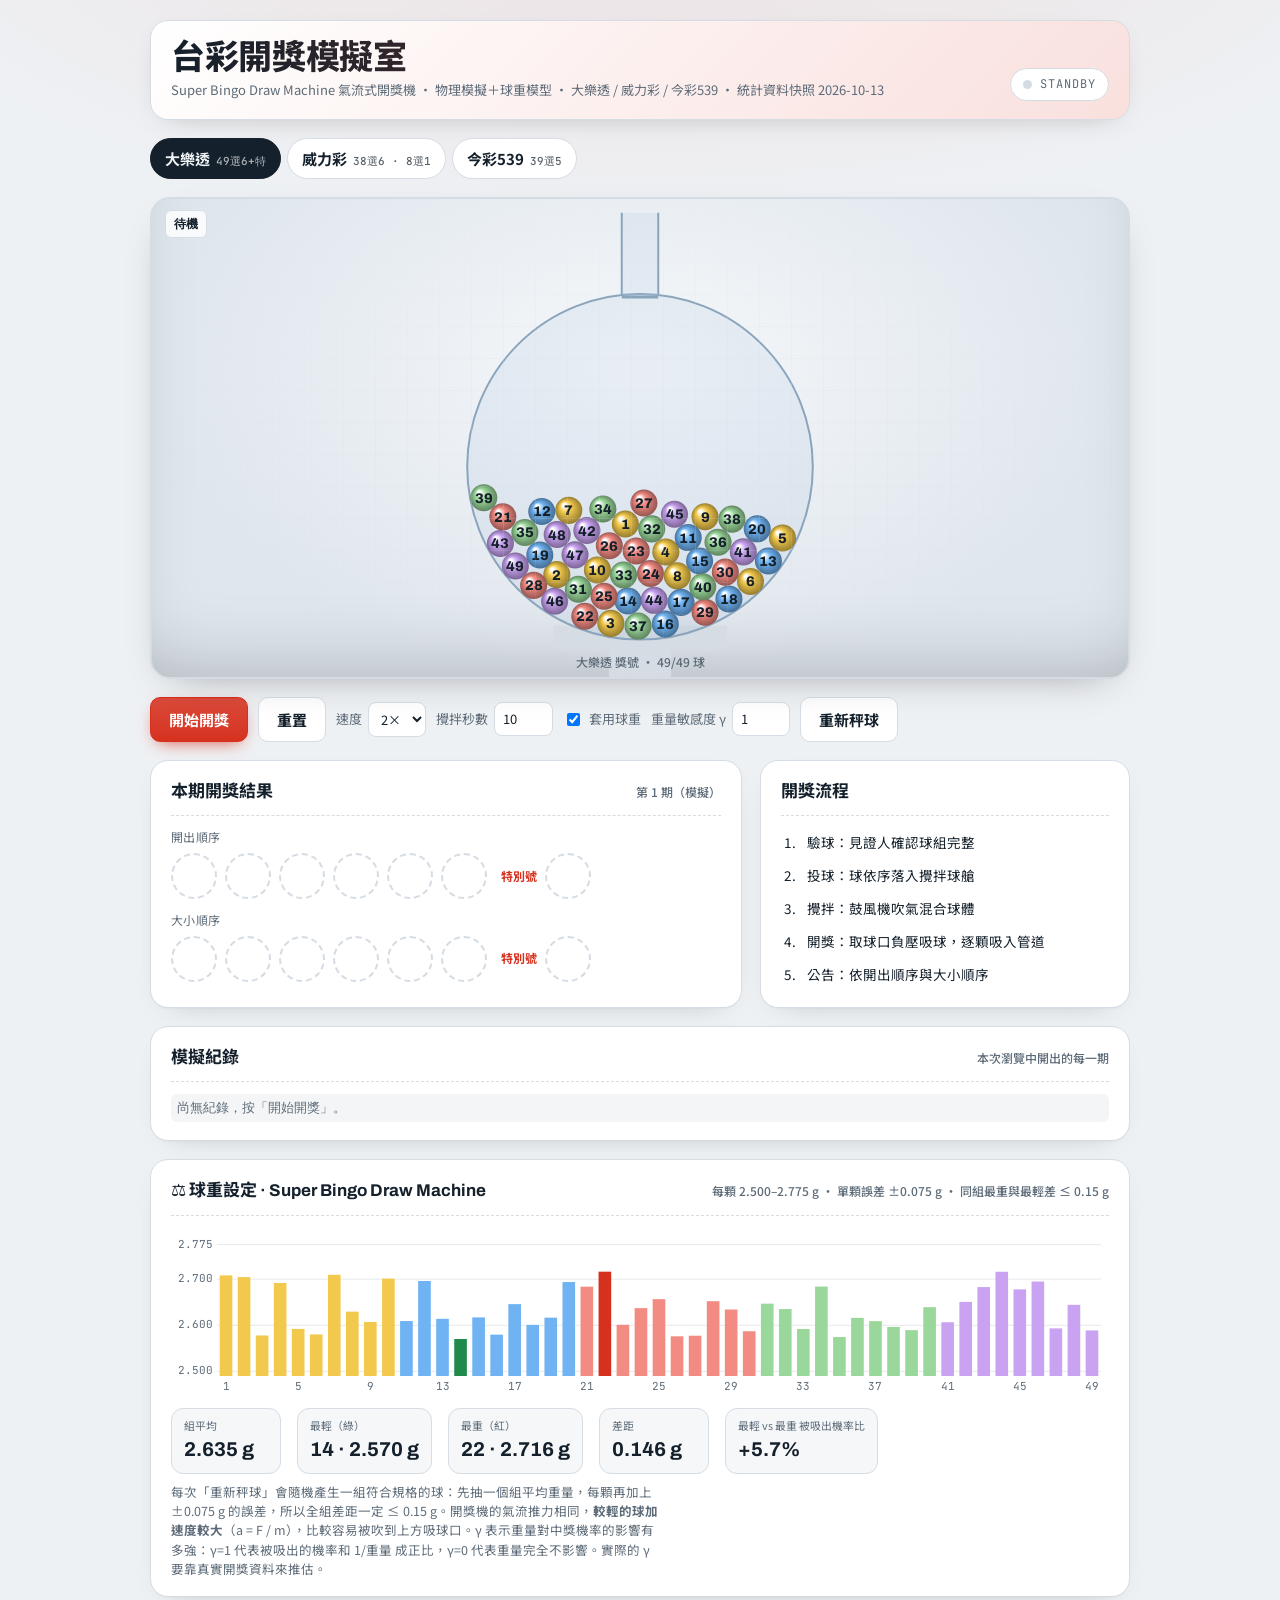
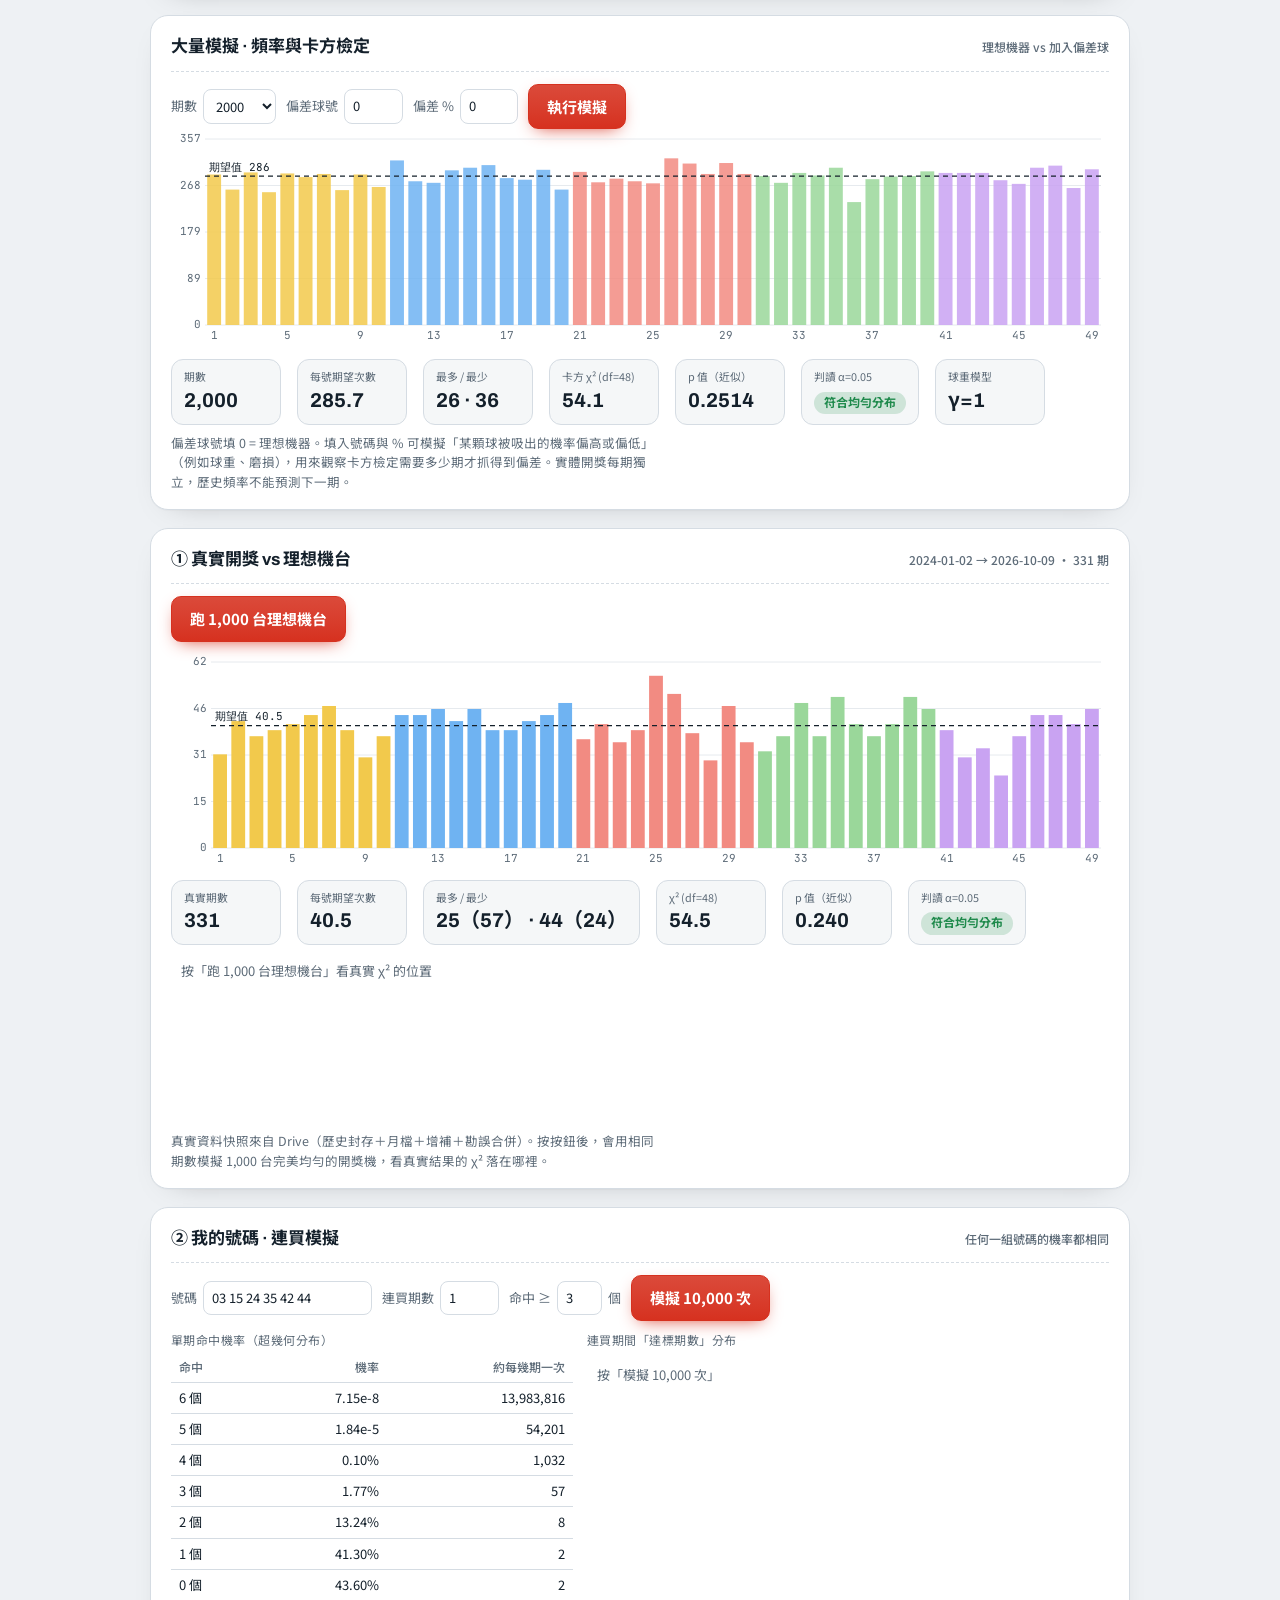
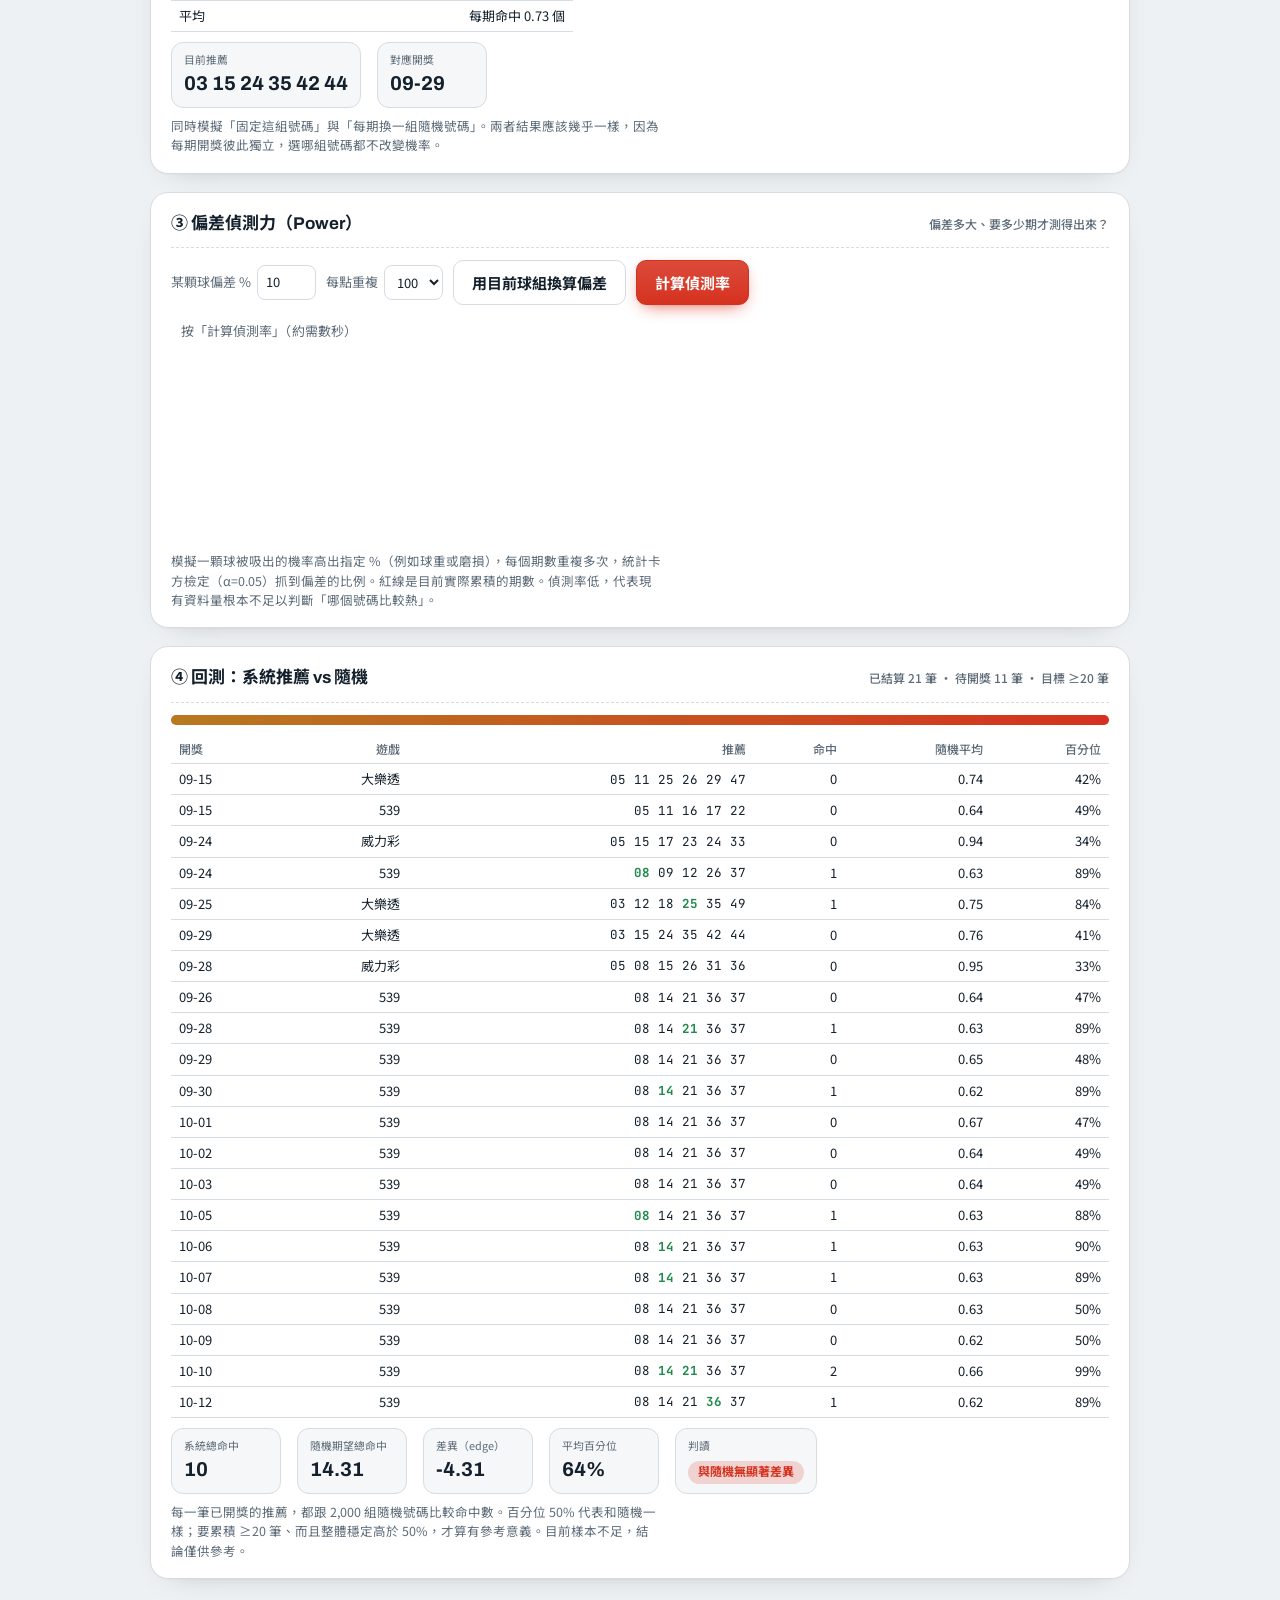
<file: simulator/index.html>
<!doctype html><html><head><meta charset=utf8><meta name=viewport content="width=device-width,initial-scale=1,viewport-fit=cover"><style>:root{color-scheme:light;box-sizing:border-box;padding-top:env(safe-area-inset-top,0px);padding-bottom:env(safe-area-inset-bottom,0px)}html{scroll-padding-top:env(safe-area-inset-top,0px)}body{margin:0;padding:0;font:14px -apple-system,BlinkMacSystemFont,sans-serif;background:#faf9f5;color:#141413}img{max-width:100%}[hidden]:not([hidden=until-found i]){display:none!important}</style></head><body>
<title>台彩開獎模擬室</title>
<link rel="preconnect" href="https://fonts.googleapis.com">
<link rel="stylesheet" href="https://fonts.googleapis.com/css2?family=Archivo:wght@500;700;800&family=Noto+Sans+TC:wght@400;500;700&family=JetBrains+Mono:wght@500&display=swap">
<style>
/* Layout: broadcast control-room — machine stage on top, result tray, then a stats bench. */
:root{
  --bg:#eef1f4; --panel:#ffffff; --ink:#14202b; --muted:#5d6b78; --line:#d5dce3;
  --accent:#d6311f; --accent-ink:#fff; --glass:rgba(120,160,200,.10); --glass-edge:#8aa4bc;
  --stage:#dfe6ed; --good:#1f8a4c; --warn:#b7791f;
  --f-display:"Archivo","Noto Sans TC",system-ui,sans-serif;
  --f-body:"Noto Sans TC",system-ui,-apple-system,"PingFang TC","Microsoft JhengHei",sans-serif;
  --f-mono:"JetBrains Mono",ui-monospace,Menlo,monospace;
}
@media (prefers-color-scheme: dark){:root:not([data-theme="light"]){
  --bg:#0f151c; --panel:#18212b; --ink:#e8eef4; --muted:#93a3b3; --line:#2a3644;
  --accent:#ff5a44; --accent-ink:#1a0805; --glass:rgba(140,190,240,.07); --glass-edge:#5d7a96;
  --stage:#121a23; --good:#4cc283; --warn:#e2a84a; color-scheme:dark}}
:root[data-theme="dark"]{
  --bg:#0f151c; --panel:#18212b; --ink:#e8eef4; --muted:#93a3b3; --line:#2a3644;
  --accent:#ff5a44; --accent-ink:#1a0805; --glass:rgba(140,190,240,.07); --glass-edge:#5d7a96;
  --stage:#121a23; --good:#4cc283; --warn:#e2a84a; color-scheme:dark}
*{box-sizing:border-box}
body{background:var(--bg);color:var(--ink);font-family:var(--f-body);font-size:15px;line-height:1.55;padding-inline:16px;padding-block:20px 40px}
.wrap{max-width:980px;margin:0 auto;display:flex;flex-direction:column;gap:18px}
header{display:flex;flex-wrap:wrap;align-items:end;justify-content:space-between;gap:12px}
h1{font-family:var(--f-display);font-weight:800;font-size:clamp(24px,4.5vw,34px);letter-spacing:-.01em;margin:0;line-height:1.1;text-wrap:balance}
.sub{color:var(--muted);font-size:13px;margin:4px 0 0}
.onair{display:inline-flex;align-items:center;gap:8px;font-family:var(--f-mono);font-size:12px;letter-spacing:.08em;text-transform:uppercase;color:var(--muted)}
.onair i{width:9px;height:9px;border-radius:50%;background:var(--line)}
.onair.live i{background:var(--accent);box-shadow:0 0 0 4px color-mix(in srgb,var(--accent) 25%,transparent)}
.tabs{display:flex;gap:6px;flex-wrap:wrap}
.tab{font:inherit;font-weight:700;border:1px solid var(--line);background:var(--panel);color:var(--ink);padding:8px 14px;border-radius:999px;cursor:pointer}
.tab[aria-selected="true"]{background:var(--ink);color:var(--bg);border-color:var(--ink)}
.tab small{font-weight:500;opacity:.7;margin-left:6px;font-family:var(--f-mono);font-size:11px}
.stage{background:var(--stage);border:1px solid var(--line);border-radius:14px;overflow:hidden;position:relative}
#machine{display:block;width:100%;height:auto}
.phase{position:absolute;left:14px;top:12px;font-family:var(--f-mono);font-size:12px;background:var(--panel);border:1px solid var(--line);border-radius:6px;padding:4px 8px;color:var(--ink)}
.controls{display:flex;flex-wrap:wrap;gap:10px;align-items:center}
.btn{font:inherit;font-weight:700;border-radius:10px;padding:10px 18px;cursor:pointer;border:1px solid var(--line);background:var(--panel);color:var(--ink)}
.btn.primary{background:var(--accent);color:var(--accent-ink);border-color:var(--accent)}
.btn:disabled{opacity:.45;cursor:not-allowed}
.btn:focus-visible,.tab:focus-visible,select:focus-visible,input:focus-visible{outline:2px solid var(--accent);outline-offset:2px}
label.inline{display:inline-flex;align-items:center;gap:6px;color:var(--muted);font-size:13px}
select,input[type=number]{font:inherit;font-size:13px;background:var(--panel);color:var(--ink);border:1px solid var(--line);border-radius:8px;padding:6px 8px}
.panel{background:var(--panel);border:1px solid var(--line);border-radius:14px;padding:16px}
.panel h2{font-family:var(--f-display);font-size:17px;margin:0 0 10px;display:flex;justify-content:space-between;gap:8px;flex-wrap:wrap;align-items:baseline}
.panel h2 span{font-family:var(--f-body);font-size:12px;color:var(--muted);font-weight:500}
.tray{display:grid;gap:12px}
.row{display:flex;flex-direction:column;gap:6px}
.row .lbl{font-size:12px;color:var(--muted);letter-spacing:.04em}
.balls{display:flex;flex-wrap:wrap;gap:8px;align-items:center;min-height:46px}
@media(max-width:480px){.ball{width:40px;height:40px;font-size:16px}}
.sptag{font-size:12px;color:var(--accent);font-weight:700;margin-left:6px}
.ball{--c:#888;width:46px;height:46px;border-radius:50%;display:grid;place-items:center;font-family:var(--f-display);font-weight:800;font-size:18px;color:#16202a;
  background:radial-gradient(circle at 34% 30%,#fff 0 18%,var(--c) 62%,color-mix(in srgb,var(--c) 70%,#000) 100%);
  box-shadow:inset 0 -3px 6px rgba(0,0,0,.18),0 2px 4px rgba(0,0,0,.18);font-variant-numeric:tabular-nums}
.ball.new{animation:pop .35s ease-out}
.ball.sp{outline:3px solid var(--accent);outline-offset:2px}
.ball.ghost{background:transparent;border:2px dashed var(--line);box-shadow:none;animation:none}
@keyframes pop{from{transform:scale(.3);opacity:0}to{transform:scale(1);opacity:1}}
@media (prefers-reduced-motion:reduce){.ball{animation:none}}
.hist{font-family:var(--f-mono);font-size:13px;display:flex;flex-direction:column;gap:4px;max-height:220px;overflow:auto}
.hist div{display:flex;gap:10px;flex-wrap:wrap}
.hist b{color:var(--muted);font-weight:500;min-width:4.5em}
.hist .sp{color:var(--accent)}
.grid2{display:grid;grid-template-columns:1fr;gap:18px}
@media(min-width:760px){.grid2{grid-template-columns:1.6fr 1fr}}
.grid2>*{min-width:0}
#freq{width:100%;height:220px;display:block}
.stats{display:flex;flex-wrap:wrap;gap:16px;margin-top:10px;font-size:13px}
.stats div{display:flex;flex-direction:column}
.stats b{font-family:var(--f-display);font-size:20px;font-variant-numeric:tabular-nums}
.stats small{color:var(--muted)}
.pill{display:inline-block;padding:2px 10px;border-radius:999px;font-size:12px;font-weight:700}
.pill.ok{background:color-mix(in srgb,var(--good) 18%,transparent);color:var(--good)}
.pill.bad{background:color-mix(in srgb,var(--accent) 18%,transparent);color:var(--accent)}
.note{color:var(--muted);font-size:12.5px;max-width:70ch;margin:8px 0 0}
.steps{margin:0;padding-left:1.3em;font-size:13.5px;color:var(--ink);display:grid;gap:4px}
.steps li.on{color:var(--accent);font-weight:700}
.chart{width:100%;height:220px;display:block;margin-top:8px}
.chart.sm{height:170px}
.cols{display:grid;grid-template-columns:1fr;gap:14px;margin-top:10px}
@media(min-width:760px){.cols{grid-template-columns:1fr 1.3fr}}
.cols>*{min-width:0}
.minihead{font-size:12px;color:var(--muted);letter-spacing:.04em;margin-bottom:4px}
.tbl{border-collapse:collapse;width:100%;font-size:13px;font-variant-numeric:tabular-nums}
.tbl th,.tbl td{border-bottom:1px solid var(--line);padding:5px 8px;text-align:right;white-space:nowrap}
.tbl th:first-child,.tbl td:first-child{text-align:left}
.tbl th{color:var(--muted);font-weight:500;font-size:12px}
.tblwrap{overflow-x:auto;margin-top:10px}
.mono{font-family:var(--f-mono);font-size:12.5px}
.hit{color:var(--good);font-weight:700}
.prog{height:10px;border-radius:999px;background:var(--line);overflow:hidden}
.prog i{display:block;height:100%;background:var(--accent);width:0}
input[type=text]{font:inherit;font-size:13px;background:var(--panel);color:var(--ink);border:1px solid var(--line);border-radius:8px;padding:6px 8px}

/* ---- polish v2 ---- */
body{background:radial-gradient(1200px 500px at 50% -120px,color-mix(in srgb,var(--accent) 9%,transparent),transparent 70%),var(--bg)}
header{padding:18px 20px;border-radius:18px;background:linear-gradient(135deg,var(--panel),color-mix(in srgb,var(--panel) 85%,var(--accent)));border:1px solid var(--line);box-shadow:0 8px 30px -18px rgba(0,0,0,.35)}
h1{background:linear-gradient(90deg,var(--ink),color-mix(in srgb,var(--ink) 55%,var(--accent)));-webkit-background-clip:text;background-clip:text;color:transparent}
.onair{padding:6px 12px;border:1px solid var(--line);border-radius:999px;background:var(--panel)}
.onair.live{color:var(--accent);border-color:color-mix(in srgb,var(--accent) 40%,var(--line))}
.onair.live i{animation:blink 1.2s ease-in-out infinite}
@keyframes blink{50%{opacity:.35}}
.tab{transition:background .15s,transform .15s,box-shadow .15s}
.tab:hover{transform:translateY(-1px);box-shadow:0 4px 12px -6px rgba(0,0,0,.3)}
.stage{border-radius:20px;background:radial-gradient(ellipse at 50% 35%,color-mix(in srgb,var(--panel) 70%,var(--stage)),var(--stage) 70%);box-shadow:inset 0 0 0 1px var(--line),inset 0 -40px 80px -40px rgba(0,0,0,.25),0 14px 40px -24px rgba(0,0,0,.45)}
.stage::after{content:"";position:absolute;inset:0;pointer-events:none;background-image:linear-gradient(var(--line) 1px,transparent 1px),linear-gradient(90deg,var(--line) 1px,transparent 1px);background-size:32px 32px;opacity:.18;mask-image:radial-gradient(ellipse at center,#000 30%,transparent 75%)}
.phase{backdrop-filter:blur(6px);background:color-mix(in srgb,var(--panel) 80%,transparent);font-weight:600}
.btn{transition:transform .12s,box-shadow .12s,filter .12s}
.btn:not(:disabled):hover{transform:translateY(-1px);box-shadow:0 6px 16px -8px rgba(0,0,0,.35)}
.btn.primary{background:linear-gradient(180deg,color-mix(in srgb,var(--accent) 88%,#fff),var(--accent));box-shadow:0 6px 18px -8px var(--accent)}
.panel{border-radius:18px;padding:18px 20px;box-shadow:0 1px 0 rgba(0,0,0,.02),0 10px 30px -22px rgba(0,0,0,.35);transition:box-shadow .2s}
.panel:hover{box-shadow:0 14px 36px -22px rgba(0,0,0,.45)}
.panel h2{padding-bottom:10px;border-bottom:1px dashed var(--line);margin-bottom:12px}
.stats div{background:color-mix(in srgb,var(--bg) 60%,var(--panel));border:1px solid var(--line);border-radius:12px;padding:8px 12px;min-width:110px}
.steps li{padding:4px 8px;border-radius:8px;transition:background .2s}
.steps li.on{background:color-mix(in srgb,var(--accent) 12%,transparent)}
.hist div{padding:4px 6px;border-radius:6px}.hist div:nth-child(odd){background:color-mix(in srgb,var(--bg) 70%,transparent)}
.tbl tr:hover td{background:color-mix(in srgb,var(--accent) 6%,transparent)}
.prog i{background:linear-gradient(90deg,var(--warn),var(--accent));transition:width .6s}
.ball.new{animation:pop .45s cubic-bezier(.3,1.6,.5,1)}
@media (prefers-reduced-motion:reduce){.onair.live i,.btn,.tab{animation:none;transition:none}}
</style>

<div class="wrap">
  <header>
    <div>
      <h1>台彩開獎模擬室</h1>
      <p class="sub">Super Bingo Draw Machine 氣流式開獎機 · 物理模擬＋球重模型 · 大樂透 / 威力彩 / 今彩539 · 統計資料快照 2026-10-13</p>
    </div>
    <div class="onair" id="onair"><i></i><span>Standby</span></div>
  </header>

  <div class="tabs" role="tablist" id="tabs"></div>

  <div class="stage">
    <canvas id="machine" width="960" height="460" aria-label="開獎機動畫"></canvas>
    <div class="phase" id="phase">待機</div>
  </div>

  <div class="controls">
    <button class="btn primary" id="go">開始開獎</button>
    <button class="btn" id="reset">重置</button>
    <label class="inline" for="speed">速度
      <select id="speed"><option value="1">1×</option><option value="2" selected>2×</option><option value="4">4×</option></select>
    </label>
    <label class="inline" for="mixsec">攪拌秒數
      <input type="number" id="mixsec" min="2" max="30" value="10" style="width:4.5em">
    </label>
    <label class="inline" for="useW"><input type="checkbox" id="useW" checked> 套用球重</label>
    <label class="inline" for="gamma">重量敏感度 γ <input type="number" id="gamma" min="0" max="5" step="0.5" value="1" style="width:4.5em"></label>
    <button class="btn" id="reweigh">重新秤球</button>
  </div>

  <div class="grid2">
    <section class="panel">
      <h2>本期開獎結果 <span id="drawno">第 1 期（模擬）</span></h2>
      <div class="tray" id="tray"></div>
    </section>
    <section class="panel">
      <h2>開獎流程</h2>
      <ol class="steps" id="steps">
        <li>驗球：見證人確認球組完整</li>
        <li>投球：球依序落入攪拌球艙</li>
        <li>攪拌：鼓風機吹氣混合球體</li>
        <li>開獎：取球口負壓吸球，逐顆吸入管道</li>
        <li>公告：依開出順序與大小順序</li>
      </ol>
    </section>
  </div>

  <section class="panel">
    <h2>模擬紀錄 <span>本次瀏覽中開出的每一期</span></h2>
    <div class="hist" id="hist"><div style="color:var(--muted)">尚無紀錄，按「開始開獎」。</div></div>
  </section>

  <section class="panel" id="wtPanel">
    <h2>⚖️ 球重設定 · Super Bingo Draw Machine <span>每顆 2.500–2.775 g · 單顆誤差 ±0.075 g · 同組最重與最輕差 ≤ 0.15 g</span></h2>
    <canvas id="wtChart" class="chart sm" aria-label="各號碼球重"></canvas>
    <div class="stats" id="wtStats"></div>
    <p class="note">每次「重新秤球」會隨機產生一組符合規格的球：先抽一個組平均重量，每顆再加上 ±0.075 g 的誤差，所以全組差距一定 ≤ 0.15 g。開獎機的氣流推力相同，<b>較輕的球加速度較大</b>（a = F / m），比較容易被吹到上方吸球口。γ 表示重量對中獎機率的影響有多強：γ=1 代表被吸出的機率和 1/重量 成正比，γ=0 代表重量完全不影響。實際的 γ 要靠真實開獎資料來推估。</p>
  </section>

  <section class="panel">
    <h2>大量模擬 · 頻率與卡方檢定 <span>理想機器 vs 加入偏差球</span></h2>
    <div class="controls">
      <label class="inline" for="nsim">期數
        <select id="nsim"><option>500</option><option selected>2000</option><option>10000</option><option>50000</option></select>
      </label>
      <label class="inline" for="pool" id="poolwrap">號碼區 <select id="pool"></select></label>
      <label class="inline" for="biasnum">偏差球號 <input type="number" id="biasnum" min="0" value="0" style="width:4.5em"></label>
      <label class="inline" for="biaspct">偏差 % <input type="number" id="biaspct" min="-50" max="50" value="0" style="width:4.5em"></label>
      <button class="btn primary" id="runsim">執行模擬</button>
    </div>
    <canvas id="freq" width="900" height="220" aria-label="號碼出現頻率"></canvas>
    <div class="stats" id="stats"></div>
    <p class="note">偏差球號填 0 = 理想機器。填入號碼與 % 可模擬「某顆球被吸出的機率偏高或偏低」（例如球重、磨損），用來觀察卡方檢定需要多少期才抓得到偏差。實體開獎每期獨立，歷史頻率不能預測下一期。</p>
  </section>

  <section class="panel" id="realPanel">
    <h2>① 真實開獎 vs 理想機台 <span id="realMeta"></span></h2>
    <div class="controls">
      <label class="inline" for="realPool" id="realPoolWrap">號碼區 <select id="realPool"></select></label>
      <button class="btn primary" id="runIdeal">跑 1,000 台理想機台</button>
    </div>
    <canvas id="realFreq" class="chart" aria-label="真實開獎號碼頻率"></canvas>
    <div class="stats" id="realStats"></div>
    <canvas id="realChi" class="chart sm" aria-label="理想機台卡方分布"></canvas>
    <p class="note" id="realNote">真實資料快照來自 Drive（歷史封存＋月檔＋增補＋勘誤合併）。按按鈕後，會用相同期數模擬 1,000 台完美均勻的開獎機，看真實結果的 χ² 落在哪裡。</p>
  </section>

  <section class="panel" id="myPanel">
    <h2>② 我的號碼 · 連買模擬 <span>任何一組號碼的機率都相同</span></h2>
    <div class="controls">
      <label class="inline" for="myNums">號碼 <input type="text" id="myNums" inputmode="numeric" style="width:13em"></label>
      <label class="inline" for="myZ2" id="myZ2Wrap">第二區 <input type="number" id="myZ2" min="1" max="8" style="width:4em"></label>
      <label class="inline" for="myN">連買期數 <input type="number" id="myN" min="1" max="200" style="width:4.5em"></label>
      <label class="inline" for="myThr">命中 ≥ <input type="number" id="myThr" min="1" max="6" style="width:3.5em"> 個</label>
      <button class="btn primary" id="runMy">模擬 10,000 次</button>
    </div>
    <div class="cols">
      <div><div class="minihead">單期命中機率（超幾何分布）</div><table class="tbl" id="myHyper"></table></div>
      <div><div class="minihead">連買期間「達標期數」分布</div><canvas id="myHist" class="chart sm" aria-label="達標期數分布"></canvas></div>
    </div>
    <div class="stats" id="myStats"></div>
    <p class="note">同時模擬「固定這組號碼」與「每期換一組隨機號碼」。兩者結果應該幾乎一樣，因為每期開獎彼此獨立，選哪組號碼都不改變機率。</p>
  </section>

  <section class="panel" id="pwPanel">
    <h2>③ 偏差偵測力（Power） <span>偏差多大、要多少期才測得出來？</span></h2>
    <div class="controls">
      <label class="inline" for="pwBias">某顆球偏差 % <input type="number" id="pwBias" min="1" max="100" value="10" style="width:4.5em"></label>
      <label class="inline" for="pwTrials">每點重複 <select id="pwTrials"><option>50</option><option selected>100</option><option>200</option></select></label>
      <button class="btn" id="pwFromW">用目前球組換算偏差</button>
      <button class="btn primary" id="runPw">計算偵測率</button>
      <span class="inline" id="pwBusy"></span>
    </div>
    <canvas id="pwChart" class="chart" aria-label="偵測率曲線"></canvas>
    <div class="stats" id="pwStats"></div>
    <p class="note">模擬一顆球被吸出的機率高出指定 %（例如球重或磨損），每個期數重複多次，統計卡方檢定（α=0.05）抓到偏差的比例。紅線是目前實際累積的期數。偵測率低，代表現有資料量根本不足以判斷「哪個號碼比較熱」。</p>
  </section>

  <section class="panel" id="btPanel">
    <h2>④ 回測：系統推薦 vs 隨機 <span id="btMeta"></span></h2>
    <div class="prog"><i id="btBar"></i></div>
    <div class="tblwrap"><table class="tbl" id="btTable"></table></div>
    <div class="stats" id="btStats"></div>
    <p class="note">每一筆已開獎的推薦，都跟 2,000 組隨機號碼比較命中數。百分位 50% 代表和隨機一樣；要累積 ≥20 筆、而且整體穩定高於 50%，才算有參考意義。目前樣本不足，結論僅供參考。</p>
  </section>

</div>

<script>
(()=>{
const GAMES={
  lotto:{name:'大樂透',tag:'49選6+特',pools:[{n:49,draw:6,special:true,label:'獎號'}]},
  power:{name:'威力彩',tag:'38選6 · 8選1',pools:[{n:38,draw:6,label:'第一區'},{n:8,draw:1,label:'第二區'}]},
  d539:{name:'今彩539',tag:'39選5',pools:[{n:39,draw:5,label:'獎號'}]}
};
const COLORS=['#f2c94c','#6fb3f2','#f28b82','#9ad79a','#c9a3f2'];
const colorOf=(num,n)=> n<=8 ? '#f2994a' : COLORS[Math.floor((num-1)/10)%5];

const $=id=>document.getElementById(id);
const cv=$('machine'),ctx=cv.getContext('2d');
const css=v=>getComputedStyle(document.documentElement).getPropertyValue(v).trim();
const rnd=()=>{const a=new Uint32Array(1);crypto.getRandomValues(a);return a[0]/4294967296};

let gameKey='lotto',chambers=[],state='idle',results=[],drawCount=0,history=[];
let W=960,H=460,running=false,last=0,activeIdx=0,phaseT=0,gateOpen=false,gateCooldown=0,flying=[];

/* ---------- Chamber physics ---------- */
function makeChamber(pool,cx,cy,R,br){
  return {pool,cx,cy,R,br,balls:[],out:[],need:pool.draw+(pool.special?1:0),loadQ:[],stuck:0};
}
function layout(){
  const r=cv.getBoundingClientRect();W=Math.max(320,r.width);H=Math.round(Math.min(480,Math.max(300,W*0.52)));
  const dpr=window.devicePixelRatio||1;cv.width=W*dpr;cv.height=H*dpr;cv.style.height=H+'px';ctx.setTransform(dpr,0,0,dpr,0,0);
  const g=GAMES[gameKey];
  const R=Math.min(H*0.36,W*(g.pools.length>1?0.27:0.34));
  const br=R*Math.sqrt(0.30/49);
  chambers=g.pools.map((p,i)=>{
    if(i===0) return makeChamber(p,g.pools.length>1?W*0.36:W*0.5,H*0.56,R,br);
    const R2=br/0.16; return makeChamber(p,W*0.80,H*0.62,R2,br);
  });
}
function loadBalls(ch){
  ch.balls=[];ch.out=[];ch.loadQ=[];ch.loadT=0;
  for(let i=1;i<=ch.pool.n;i++) ch.loadQ.push(i);
}
function spawn(ch){
  const num=ch.loadQ.shift();
  ch.balls.push({num,x:ch.cx+(rnd()-.5)*ch.R*0.3,y:ch.cy-ch.R+ch.br*2,vx:(rnd()-.5)*ch.R*0.5,vy:ch.R*0.6,bias:biasFor(ch.pool,num),mf:wFactor(chambers.indexOf(ch),num)});
}
function biasFor(pool,num){
  const bn=+$('biasnum').value,bp=+$('biaspct').value/100;
  return (bn===num && pool===activePoolObj()) ? bp : 0;
}
/* ---------- Ball weights (Super Bingo spec) ---------- */
const W_MIN=2.5,W_MAX=2.775,W_TOL=0.075,W_REF=2.6375;
let WT={};
function genWeights(n){const mean=W_MIN+W_TOL+rnd()*(W_MAX-W_MIN-2*W_TOL);const a=[0];
  for(let i=1;i<=n;i++)a.push(+Math.min(W_MAX,Math.max(W_MIN,mean+(rnd()*2-1)*W_TOL)).toFixed(4));return a}
function weighAll(){WT={};for(const [k,g] of Object.entries(GAMES))WT[k]=g.pools.map(p=>genWeights(p.n))}
const useW=()=>$('useW').checked, gam=()=>Math.max(0,+$('gamma').value||0);
function wFactor(pi,num){return useW()?Math.pow(W_REF/WT[gameKey][pi][num],gam()):1}
function renderWt(){
  const pi=+$('realPool').value||0,p=GAMES[gameKey].pools[pi],w=WT[gameKey][pi];let hi=1,lo=1,sum=0;
  for(let i=1;i<=p.n;i++){if(w[i]>w[hi])hi=i;if(w[i]<w[lo])lo=i;sum+=w[i]}
  const {x,w:cw}=setupCanvas($('wtChart'),170),L=46,B=22,T=12,pw=cw-L-8,ph=170-B-T,y0=W_MIN-0.01,y1=W_MAX+0.01,Y=v=>T+ph-(v-y0)/(y1-y0)*ph,bw=pw/p.n;
  x.font='11px "JetBrains Mono",monospace';x.textAlign='right';x.textBaseline='middle';
  [W_MIN,2.6,2.7,W_MAX].forEach(v=>{x.strokeStyle=css('--line');x.globalAlpha=.6;x.beginPath();x.moveTo(L,Y(v));x.lineTo(cw-8,Y(v));x.stroke();x.globalAlpha=1;x.fillStyle=css('--muted');x.fillText(v.toFixed(3),L-4,Y(v))});
  for(let i=1;i<=p.n;i++){const bx=L+(i-1)*bw;x.fillStyle=i===lo?css('--good'):i===hi?css('--accent'):colorOf(i,p.n);
    x.fillRect(bx+bw*.15,Y(w[i]),Math.max(1,bw*.7),Y(y0)-Y(w[i]));
    if(p.n<=10||i%(p.n>40?4:2)===1||i===p.n){x.fillStyle=css('--muted');x.textAlign='center';x.textBaseline='top';x.fillText(i,bx+bw/2,T+ph+5);x.textAlign='right';x.textBaseline='middle'}}
  const ratio=Math.pow(w[hi]/w[lo],gam());
  $('wtStats').innerHTML=`<div><small>組平均</small><b>${(sum/p.n).toFixed(3)} g</b></div>
   <div><small>最輕（綠）</small><b>${pad(lo)} · ${w[lo].toFixed(3)} g</b></div>
   <div><small>最重（紅）</small><b>${pad(hi)} · ${w[hi].toFixed(3)} g</b></div>
   <div><small>差距</small><b>${(w[hi]-w[lo]).toFixed(3)} g</b></div>
   <div><small>最輕 vs 最重 被吸出機率比</small><b>${useW()?'+'+((ratio-1)*100).toFixed(1)+'%':'未套用'}</b></div>`;
}
let simT=0;
function step(ch,dt,air){
  const {cx,cy,R,br}=ch,g=R*2.6;
  if(!ch.ph) ch.ph=[rnd()*6.3,rnd()*6.3,rnd()*6.3,rnd()<.5?1:-1];
  const [p1,p2,p3]=ch.ph; const spin=Math.sin(simT*0.37+p3)>0?1:-1;
  const sucking=gateOpen&&ch===chambers[activeIdx]&&gateCooldown<=0;
  const mx=cx,my=cy-R+br*1.1,S=R*0.6;
  for(const b of ch.balls){
    b.vy+=g*dt;
    if(air){
      const ux=(b.x-cx)/R,uy=(b.y-cy)/R;
      // blower lift: strongest at the nozzle, fades toward the top so balls fall back and recirculate
      const lift=g*(0.9+1.1*rnd())*(0.55+0.95*Math.max(0,uy+0.15))*(1-b.bias)*b.mf*(1-0.55*Math.min(1,Math.abs(ux)*1.3));
      b.vy-=lift*dt;
      // turbulent field (moving sine cells)
      const T=g*1.6;
      b.vx+=T*Math.sin(uy*5.1+simT*3.3+p1)*dt;
      b.vy+=T*0.8*Math.cos(ux*4.7-simT*2.9+p2)*dt;
      // swirl around the center, flips direction now and then
      b.vx+=-uy*g*0.9*spin*dt; b.vy+=ux*g*0.9*spin*dt;
      // random gust kicks
      if(rnd()<dt*2.5){const a=rnd()*6.283,m=R*(0.8+rnd()*1.4);b.vx+=Math.cos(a)*m;b.vy+=Math.sin(a)*m-R*0.5;}
    }
    if(sucking){ // vacuum pull toward the intake mouth
      const dx=mx-b.x,dy=my-b.y,d=Math.hypot(dx,dy);
      if(d<S){const f=g*4.5*(1-d/S)**1.5*(1+b.bias)*b.mf;b.vx+=dx/d*f*dt;b.vy+=dy/d*f*dt;}
    }
    b.vx*=0.996;b.vy*=0.996;
    const sp=Math.hypot(b.vx,b.vy),max=R*3.6; if(sp>max){b.vx*=max/sp;b.vy*=max/sp}
    b.x+=b.vx*dt;b.y+=b.vy*dt;
  }
  // ball-ball
  const bs=ch.balls,d2=4*br*br;
  for(let i=0;i<bs.length;i++)for(let j=i+1;j<bs.length;j++){
    const a=bs[i],b=bs[j],dx=b.x-a.x,dy=b.y-a.y,dd=dx*dx+dy*dy;
    if(dd<d2&&dd>1e-6){const d=Math.sqrt(dd),nx=dx/d,ny=dy/d,ov=(2*br-d)/2;
      a.x-=nx*ov;a.y-=ny*ov;b.x+=nx*ov;b.y+=ny*ov;
      const rv=(b.vx-a.vx)*nx+(b.vy-a.vy)*ny; if(rv<0){const im=-rv*0.95;a.vx-=im*nx;a.vy-=im*ny;b.vx+=im*nx;b.vy+=im*ny}}
  }
  // walls + suction capture
  for(let k=ch.balls.length-1;k>=0;k--){
    const b=ch.balls[k];
    if(sucking && Math.hypot(b.x-mx,b.y-my)<br*1.25){ch.balls.splice(k,1);capture(ch,b);continue;}
    const dx=b.x-cx,dy=b.y-cy,d=Math.hypot(dx,dy);
    if(d>R-br){const nx=dx/d,ny=dy/d;b.x=cx+nx*(R-br);b.y=cy+ny*(R-br);
      const vn=b.vx*nx+b.vy*ny; if(vn>0){b.vx-=1.85*vn*nx;b.vy-=1.85*vn*ny}}
  }
}
function capture(ch,b){
  gateCooldown=1.6; ch.stuck=0;
  flying.push({ch,num:b.num,x:b.x,y:b.y,t:0});
}
function settleFlying(f){
  const ch=f.ch; ch.out.push(f.num);
  const pi=chambers.indexOf(ch);
  results[pi].push(f.num);
  renderTray();
  if(ch.out.length>=ch.need){
    gateOpen=false;
    if(activeIdx<chambers.length-1){activeIdx++;setPhase('mix2');}
    else finish();
  }
}

/* ---------- Phases ---------- */
const PH={idle:'待機',check:'① 驗球',load:'② 投球',mix:'③ 攪拌中',draw:'④ 吸球開獎',mix2:'③ 第二區攪拌',draw2:'④ 第二區開獎',done:'⑤ 開獎完成'};
function setPhase(p){
  state=p;phaseT=0;$('phase').textContent=PH[p]||p;
  const idx={idle:-1,check:0,load:1,mix:2,mix2:2,draw:3,draw2:3,done:4}[p];
  [...$('steps').children].forEach((li,i)=>li.classList.toggle('on',i===idx));
  const live=!['idle','done'].includes(p);
  $('onair').classList.toggle('live',live);$('onair').querySelector('span').textContent=live?'On air':'Standby';
}
function start(){
  if(running&&state!=='done'&&state!=='idle')return;
  layout();results=chambers.map(()=>[]);flying=[];activeIdx=0;gateOpen=false;
  chambers.forEach(loadBalls);renderTray();
  $('drawno').textContent=`第 ${drawCount+1} 期（模擬）`;
  $('go').disabled=true;setPhase('check');
}
function finish(){
  setPhase('done');drawCount++;$('go').disabled=false;$('go').textContent='再開一期';
  const g=GAMES[gameKey];history.unshift({game:g.name,no:drawCount,res:results.map(r=>r.slice())});
  renderHist();
}
function update(dt){
  phaseT+=dt;simT+=dt;const mix=Math.max(2,+$('mixsec').value||10);
  if(state==='check'&&phaseT>1.2) setPhase('load');
  if(state==='load'){
    chambers.forEach(ch=>{ ch.loadT=(ch.loadT||0)+dt; while(ch.loadQ.length && ch.loadT>=0.12){ ch.loadT-=0.12; spawn(ch); } });
    if(chambers.every(ch=>!ch.loadQ.length) && phaseT>1) setPhase('mix');
  }
  if(state==='mix'&&phaseT>mix){setPhase('draw');gateOpen=true;gateCooldown=0.3;}
  if(state==='mix2'&&phaseT>Math.min(mix,4)){setPhase('draw2');gateOpen=true;gateCooldown=0.3;}
  if(gateCooldown>0) gateCooldown-=dt;
  // fallback: keep draw moving if no ball reaches the tube
  if(gateOpen&&gateCooldown<=0){const ch=chambers[activeIdx];ch.stuck+=dt;
    if(ch.stuck>5&&ch.balls.length){const b=ch.balls[Math.floor(rnd()*ch.balls.length)];b.vy-=ch.R*2.5;b.vx=(ch.cx-b.x)*1.5;ch.stuck=4;}}
  const air=['mix','draw','mix2','draw2'].includes(state);
  chambers.forEach((ch,i)=>{
    const on=air && (gameKey!=='power' || i===activeIdx || state==='mix');
    for(let s=0;s<4;s++) step(ch,dt/4,on);
  });
  for(let i=flying.length-1;i>=0;i--){const f=flying[i];f.t+=dt;
    const top=f.ch.cy-f.ch.R-f.ch.br*5; f.x+=(f.ch.cx-f.x)*Math.min(1,dt*18); f.y=Math.max(top,f.y-f.ch.R*2.2*dt);
    if(f.y<=top){f.hold=(f.hold||0)+dt; if(f.hold>0.35){flying.splice(i,1);settleFlying(f);}}}
}

/* ---------- Draw ---------- */
function ballPaint(x,y,r,num,n,alpha=1){
  const c=colorOf(num,n);ctx.globalAlpha=alpha;
  const gr=ctx.createRadialGradient(x-r*.35,y-r*.4,r*.1,x,y,r);gr.addColorStop(0,'#fff');gr.addColorStop(.35,c);gr.addColorStop(1,shade(c));
  ctx.fillStyle=gr;ctx.beginPath();ctx.arc(x,y,r,0,7);ctx.fill();
  if(r>7){ctx.fillStyle='#16202a';ctx.font=`800 ${Math.round(r*1.0)}px Archivo, sans-serif`;ctx.textAlign='center';ctx.textBaseline='middle';ctx.fillText(num,x,y+r*.05);}
  ctx.globalAlpha=1;
}
function shade(hex){const n=parseInt(hex.slice(1),16);const f=v=>Math.round(v*0.62);return `rgb(${f(n>>16)},${f(n>>8&255)},${f(n&255)})`}
function render(){
  ctx.clearRect(0,0,W,H);
  const edge=css('--glass-edge'),glass=css('--glass'),ink=css('--ink'),muted=css('--muted'),acc=css('--accent');
  chambers.forEach((ch,i)=>{
    const {cx,cy,R,br}=ch,tube=br*1.35;
    // base / blower
    ctx.fillStyle=css('--line');ctx.fillRect(cx-R*0.5,cy+R*0.92,R,R*0.14);ctx.fillRect(cx-R*0.18,cy+R*0.98,R*0.36,H);
    // sphere
    ctx.fillStyle=glass;ctx.strokeStyle=edge;ctx.lineWidth=2;ctx.beginPath();ctx.arc(cx,cy,R,0,7);ctx.fill();ctx.stroke();
    // tube
    ctx.fillStyle=glass;ctx.fillRect(cx-tube,cy-R-br*6,tube*2,br*6+2);
    ctx.strokeStyle=(gateOpen&&i===activeIdx)?acc:edge;ctx.lineWidth=2;
    ctx.beginPath();ctx.moveTo(cx-tube,cy-R+2);ctx.lineTo(cx-tube,cy-R-br*6);ctx.moveTo(cx+tube,cy-R+2);ctx.lineTo(cx+tube,cy-R-br*6);ctx.stroke();
    // gate
    if(!(gateOpen&&i===activeIdx)){ctx.strokeStyle=edge;ctx.lineWidth=3;ctx.beginPath();ctx.moveTo(cx-tube,cy-R+3);ctx.lineTo(cx+tube,cy-R+3);ctx.stroke();}
    // air hint
    const airOn=['mix','draw','mix2','draw2','load'].includes(state)&&(gameKey!=='power'||i===activeIdx||state==='mix'||state==='load');
    if(airOn){ctx.strokeStyle=acc;ctx.globalAlpha=.35;ctx.lineWidth=1.5;for(let k=-2;k<=2;k++){const x=cx+k*R*0.12,o=(performance.now()/90+k*7)%18;ctx.beginPath();ctx.moveTo(x,cy+R*0.9-o);ctx.lineTo(x,cy+R*0.9-o-10);ctx.stroke();}ctx.globalAlpha=1;}
    if(gateOpen&&i===activeIdx&&gateCooldown<=0){ctx.strokeStyle=acc;ctx.lineWidth=1.5;const my=cy-R+br*1.1,ph=(performance.now()/250)%1;
      for(let k=0;k<3;k++){const rr=br*(1.4+((k/3+ph)%1)*5);ctx.globalAlpha=0.5*(1-((k/3+ph)%1));ctx.beginPath();ctx.arc(cx,my,rr,0.15*Math.PI,0.85*Math.PI);ctx.stroke();}ctx.globalAlpha=1;
      ctx.fillStyle=acc;ctx.font='700 11px "Noto Sans TC",sans-serif';ctx.textAlign='left';ctx.textBaseline='middle';ctx.fillText('吸球中',cx+tube+6,cy-R-br*3);}
    // balls
    for(const b of ch.balls) ballPaint(b.x,b.y,br,b.num,ch.pool.n);
    // label
    ctx.fillStyle=muted;ctx.font='500 12px "Noto Sans TC",sans-serif';ctx.textAlign='center';ctx.textBaseline='top';
    ctx.fillText(`${GAMES[gameKey].name} ${ch.pool.label} · ${ch.balls.length + ch.loadQ.length}/${ch.pool.n} 球`,cx,Math.min(H-16,cy+R*1.1));
  });
  for(const f of flying) ballPaint(f.x,f.y,f.ch.br*1.3,f.num,f.ch.pool.n);
}
function loop(t){
  const sp=+$('speed').value||1;const dt=Math.min(0.033,(t-last)/1000||0)*sp;last=t;
  if(!document.hidden){ if(state!=='idle'&&state!=='done') update(dt); else if(state==='done') {chambers.forEach(ch=>{for(let s=0;s<4;s++)step(ch,dt/4,false)})} render(); }
  requestAnimationFrame(loop);
}

/* ---------- Tray / history ---------- */
function ballEl(num,n,sp){const d=document.createElement('div');d.className='ball'+(sp?' sp':'');d.style.setProperty('--c',colorOf(num,n));d.textContent=String(num).padStart(2,'0');return d}
function ghost(){const d=document.createElement('div');d.className='ball ghost';return d}
function renderTray(){
  const tray=$('tray');tray.innerHTML='';const g=GAMES[gameKey];
  g.pools.forEach((p,i)=>{
    const got=(results[i]||[]);
    const mk=(lbl,arr,sorted)=>{const r=document.createElement('div');r.className='row';const l=document.createElement('div');l.className='lbl';l.textContent=lbl;
      const bx=document.createElement('div');bx.className='balls';r.append(l,bx);
      const main=arr.slice(0,p.draw);const list=sorted?[...main].sort((a,b)=>a-b):main;const newest=arr[arr.length-1];
      for(let k=0;k<p.draw;k++){if(list[k]!=null){const e=ballEl(list[k],p.n,false);if(!sorted&&list[k]===newest&&k===arr.length-1)e.classList.add('new');bx.append(e)}else bx.append(ghost())}
      if(p.special){const s=arr[p.draw];const sl=document.createElement('span');sl.className='sptag';sl.textContent='特別號';bx.append(sl);
        if(s!=null){const e=ballEl(s,p.n,true);if(!sorted&&arr.length===p.draw+1)e.classList.add('new');bx.append(e)}else bx.append(ghost())}
      tray.append(r);};
    const pre=g.pools.length>1?p.label+' ':'';
    mk(pre+'開出順序',got,false);
    if(p.draw>1) mk(pre+'大小順序',got,got.length>=p.draw);
  });
}
function renderHist(){
  const h=$('hist');h.innerHTML='';
  history.slice(0,60).forEach(e=>{const d=document.createElement('div');
    const g=Object.values(GAMES).find(x=>x.name===e.game);
    const parts=e.res.map((r,i)=>{const p=g.pools[i];const m=r.slice(0,p.draw).sort((a,b)=>a-b).map(x=>String(x).padStart(2,'0')).join(' ');
      return p.special?`${m} <span class="sp">特 ${String(r[p.draw]).padStart(2,'0')}</span>`:(g.pools.length>1?`${p.label} ${m}`:m)});
    d.innerHTML=`<b>#${e.no} ${e.game}</b> <span>${parts.join(' ｜ ')}</span>`;h.append(d)});
}

/* ---------- Bulk simulation + chi-square ---------- */
function activePoolObj(){return GAMES[gameKey].pools[+$('pool').value||0]}
function weightedDraw(n,k,w){ // without replacement
  const pool=[];for(let i=1;i<=n;i++)pool.push(i);const out=[];
  for(let t=0;t<k;t++){let tot=0;for(const x of pool)tot+=w[x];let r=rnd()*tot,j=0;for(;j<pool.length;j++){r-=w[pool[j]];if(r<=0)break}
    j=Math.min(j,pool.length-1);out.push(pool[j]);pool.splice(j,1);}
  return out;
}
function erf(x){const s=Math.sign(x);x=Math.abs(x);const t=1/(1+0.3275911*x);const y=1-(((((1.061405429*t-1.453152027)*t)+1.421413741)*t-0.284496736)*t+0.254829592)*t*Math.exp(-x*x);return s*y}
function chiP(x,df){const z=(Math.cbrt(x/df)-(1-2/(9*df)))/Math.sqrt(2/(9*df));return 0.5*(1-erf(z/Math.SQRT2))}
let lastSim=null;
function runSim(){
  const p=activePoolObj(),N=+$('nsim').value,k=p.draw+(p.special?1:0);
  const w=new Array(p.n+1).fill(1);const bn=+$('biasnum').value,bp=+$('biaspct').value/100;
  const pi0=+$('pool').value||0;for(let i=1;i<=p.n;i++)w[i]=wFactor(pi0,i);
  if(bn>=1&&bn<=p.n) w[bn]*=Math.max(0.05,1+bp);
  const cnt=new Array(p.n+1).fill(0);
  for(let i=0;i<N;i++) for(const x of weightedDraw(p.n,k,w)) cnt[x]++;
  const E=N*k/p.n,q=k/p.n;let X=0;for(let i=1;i<=p.n;i++)X+=(cnt[i]-E)**2;
  X=X/(E*(1-q))*((p.n-1)/p.n);const df=p.n-1,pv=chiP(X,df);
  lastSim={p,cnt,E,N,k,bn:(bn>=1&&bn<=p.n&&bp)?bn:0};drawFreq();
  let hi=1,lo=1;for(let i=1;i<=p.n;i++){if(cnt[i]>cnt[hi])hi=i;if(cnt[i]<cnt[lo])lo=i}
  $('stats').innerHTML=`
   <div><small>期數</small><b>${N.toLocaleString()}</b></div>
   <div><small>每號期望次數</small><b>${E.toFixed(1)}</b></div>
   <div><small>最多 / 最少</small><b>${String(hi).padStart(2,'0')} · ${String(lo).padStart(2,'0')}</b></div>
   <div><small>卡方 χ² (df=${df})</small><b>${X.toFixed(1)}</b></div>
   <div><small>p 值（近似）</small><b>${pv<0.0001?'<0.0001':pv.toFixed(4)}</b></div>
   <div><small>判讀 α=0.05</small><b><span class="pill ${pv<0.05?'bad':'ok'}">${pv<0.05?'偵測到偏差':'符合均勻分布'}</span></b></div>
   <div><small>球重模型</small><b>${useW()?'γ='+gam():'關閉'}</b></div>`;
}
function drawFreq(){
  const c=$('freq'),x=c.getContext('2d'),r=c.getBoundingClientRect(),dpr=window.devicePixelRatio||1;
  const w=Math.max(280,r.width),h=220;c.width=w*dpr;c.height=h*dpr;x.setTransform(dpr,0,0,dpr,0,0);x.clearRect(0,0,w,h);
  if(!lastSim){x.fillStyle=css('--muted');x.font='13px "Noto Sans TC",sans-serif';x.fillText('按「執行模擬」產生頻率分布',12,24);return}
  const {p,cnt,E,bn}=lastSim,L=34,B=24,T=10,pw=w-L-8,ph=h-B-T;
  let mx=E*1.25;for(let i=1;i<=p.n;i++)mx=Math.max(mx,cnt[i]*1.05);const mn=0;
  const Y=v=>T+ph-(v-mn)/(mx-mn)*ph,bw=pw/p.n;
  x.strokeStyle=css('--line');x.fillStyle=css('--muted');x.font='11px "JetBrains Mono",monospace';x.textAlign='right';x.textBaseline='middle';
  for(let t=0;t<=4;t++){const v=mx*t/4,yy=Y(v);x.globalAlpha=.6;x.beginPath();x.moveTo(L,yy);x.lineTo(w-8,yy);x.stroke();x.globalAlpha=1;x.fillText(Math.round(v),L-4,yy)}
  for(let i=1;i<=p.n;i++){const bx=L+(i-1)*bw;x.fillStyle=i===bn?css('--accent'):colorOf(i,p.n);x.globalAlpha=i===bn?1:.85;
    x.fillRect(bx+bw*.12,Y(cnt[i]),bw*.76,Y(0)-Y(cnt[i]));x.globalAlpha=1;
    if(p.n<=10||i%(p.n>40?4:2)===1||i===p.n){x.fillStyle=css('--muted');x.textAlign='center';x.textBaseline='top';x.fillText(i,bx+bw/2,T+ph+5)}}
  x.strokeStyle=css('--ink');x.setLineDash([5,4]);x.lineWidth=1.2;x.beginPath();x.moveTo(L,Y(E));x.lineTo(w-8,Y(E));x.stroke();x.setLineDash([]);
  x.fillStyle=css('--ink');x.textAlign='left';x.textBaseline='bottom';x.fillText('期望值 '+E.toFixed(0),L+4,Y(E)-3);
}


/* ---------- Statistics integration (snapshot from Drive, SKILL v3.2) ---------- */
const SNAP={"lotto":{"T":331,"from":"2024-01-02","to":"2026-10-09","f":[[31,42,37,39,41,44,47,39,30,37,44,44,46,42,46,39,39,42,44,48,36,41,35,39,57,51,38,29,47,35,32,37,48,37,50,41,37,41,50,46,39,30,33,24,37,44,44,41,46]]},"power":{"T":291,"from":"2024-01-01","to":"2026-10-12","f":[[38,47,46,43,37,46,47,49,53,40,56,38,42,59,48,44,58,43,42,45,47,46,43,45,52,42,42,37,57,38,54,37,46,43,51,42,49,54],[30,43,36,40,42,31,35,34]]},"d539":{"T":877,"from":"2024-01-01","to":"2026-10-12","f":[[105,113,118,110,112,120,128,126,105,104,130,137,106,116,106,103,99,106,109,106,115,105,113,118,107,108,127,111,115,101,119,104,93,114,122,121,114,120,99]]}};
const PICKS={lotto:{nums:[3,15,24,35,42,44],N:1,thr:3,draw:'09-29'},power:{nums:[5,8,15,26,31,36],z2:5,N:1,thr:3,draw:'09-28'},d539:{nums:[8,14,21,36,37],N:24,thr:2,draw:'09-26 起 24 期'}};
const TRACK=[
 {d:'09-15',g:'lotto',pick:[5,11,25,26,29,47],act:[2,3,18,21,22,39]},
 {d:'09-15',g:'d539',pick:[5,11,16,17,22],act:[4,12,23,26,31]},
 {d:'09-24',g:'power',pick:[5,15,17,23,24,33],act:[3,8,25,27,30,31]},
 {d:'09-24',g:'d539',pick:[8,9,12,26,37],act:[5,8,18,19,30]},
 {d:'09-25',g:'lotto',pick:[3,12,18,25,35,49],act:[5,13,24,25,28,33]},
 {d:'09-29',g:'lotto',pick:[3,15,24,35,42,44],act:[1,2,4,13,30,38]},
 {d:'09-28',g:'power',pick:[5,8,15,26,31,36],act:[1,2,4,17,29,34]},
 {d:'09-26',g:'d539',pick:[8,14,21,36,37],act:[17,18,30,34,39]},
 {d:'09-28',g:'d539',pick:[8,14,21,36,37],act:[13,19,21,27,32]},
 {d:'09-29',g:'d539',pick:[8,14,21,36,37],act:[6,13,17,26,28]},
 {d:'09-30',g:'d539',pick:[8,14,21,36,37],act:[2,7,9,14,33]},
 {d:'10-01',g:'d539',pick:[8,14,21,36,37],act:[1,3,16,28,38]},
 {d:'10-02',g:'d539',pick:[8,14,21,36,37],act:[13,24,30,34,38]},
 {d:'10-03',g:'d539',pick:[8,14,21,36,37],act:[5,28,29,33,38]},
 {d:'10-05',g:'d539',pick:[8,14,21,36,37],act:[2,5,8,16,31]},
 {d:'10-06',g:'d539',pick:[8,14,21,36,37],act:[14,25,26,29,33]},
 {d:'10-07',g:'d539',pick:[8,14,21,36,37],act:[5,11,14,18,19]},
 {d:'10-08',g:'d539',pick:[8,14,21,36,37],act:[3,7,15,17,30]},
 {d:'10-09',g:'d539',pick:[8,14,21,36,37],act:[20,23,25,27,31]},
 {d:'10-10',g:'d539',pick:[8,14,21,36,37],act:[14,21,23,32,34]},
 {d:'10-12',g:'d539',pick:[8,14,21,36,37],act:[6,16,24,36,39]}];
const TRACK_PENDING=11;
/* fast PRNG for bulk work, seeded from crypto */
let _s=(()=>{const a=new Uint32Array(1);crypto.getRandomValues(a);return a[0]||1})();
const fr=()=>{_s|=0;_s=_s+0x6D2B79F5|0;let t=Math.imul(_s^_s>>>15,1|_s);t=t+Math.imul(t^t>>>7,61|t)^t;return((t^t>>>14)>>>0)/4294967296};
const _buf=new Int16Array(64);
function sampleK(n,k,out){for(let i=0;i<n;i++)_buf[i]=i+1;for(let i=0;i<k;i++){const j=i+Math.floor(fr()*(n-i));const t=_buf[i];_buf[i]=_buf[j];_buf[j]=t;out[i]=_buf[i]}return out}
function chiOf(cnt,N,k,n){const E=N*k/n,q=k/n;let X=0;for(let i=1;i<=n;i++)X+=(cnt[i]-E)**2;X=X/(E*(1-q))*((n-1)/n);return {X,E,df:n-1,p:chiP(X,n-1)}}
const pad=v=>String(v).padStart(2,'0');
function C(n,k){if(k<0||k>n)return 0;let r=1;for(let i=1;i<=k;i++)r=r*(n-k+i)/i;return r}
function setupCanvas(c,h){const r=c.getBoundingClientRect(),dpr=window.devicePixelRatio||1;const w=Math.max(260,r.width);c.width=w*dpr;c.height=h*dpr;const x=c.getContext('2d');x.setTransform(dpr,0,0,dpr,0,0);x.clearRect(0,0,w,h);return {x,w,h}}
function emptyMsg(c,h,msg){const {x}=setupCanvas(c,h);x.fillStyle=css('--muted');x.font='13px "Noto Sans TC",sans-serif';x.textBaseline='top';x.fillText(msg,10,12)}
function bars(c,h,vals,lo,hi,{ref=null,refLabel='',mark=null,color=null,yfmt=v=>Math.round(v),xlab=i=>i,xEvery=1}={}){
  const {x,w}=setupCanvas(c,h),L=40,B=22,T=12,pw=w-L-8,ph=h-B-T;let mx=ref?ref*1.2:0;for(let i=lo;i<=hi;i++)mx=Math.max(mx,(vals[i]||0)*1.08);mx=mx||1;
  const Y=v=>T+ph-v/mx*ph,bw=pw/(hi-lo+1);
  x.font='11px "JetBrains Mono",monospace';x.strokeStyle=css('--line');x.fillStyle=css('--muted');x.textAlign='right';x.textBaseline='middle';
  for(let t=0;t<=4;t++){const v=mx*t/4,yy=Y(v);x.globalAlpha=.6;x.beginPath();x.moveTo(L,yy);x.lineTo(w-8,yy);x.stroke();x.globalAlpha=1;x.fillText(yfmt(v),L-4,yy)}
  for(let i=lo;i<=hi;i++){const bx=L+(i-lo)*bw,v=vals[i]||0;x.fillStyle=(mark!=null&&i===mark)?css('--accent'):(color?color(i):css('--glass-edge'));
    x.fillRect(bx+bw*.12,Y(v),Math.max(1,bw*.76),Y(0)-Y(v));
    if((i-lo)%xEvery===0||i===hi){x.fillStyle=css('--muted');x.textAlign='center';x.textBaseline='top';x.fillText(xlab(i),bx+bw/2,T+ph+5)}}
  if(ref!=null){x.strokeStyle=css('--ink');x.setLineDash([5,4]);x.lineWidth=1.2;x.beginPath();x.moveTo(L,Y(ref));x.lineTo(w-8,Y(ref));x.stroke();x.setLineDash([]);
    x.fillStyle=css('--ink');x.textAlign='left';x.textBaseline='bottom';x.fillText(refLabel,L+4,Y(ref)-3)}
}

/* ① real vs ideal */
function realCur(){const pi=+$('realPool').value||0,p=GAMES[gameKey].pools[pi],s=SNAP[gameKey];return {p,pi,cnt:[0,...s.f[pi]],N:s.T,k:p.draw,n:p.n}}
function renderReal(){
  const s=SNAP[gameKey];$('realMeta').textContent=`${s.from} → ${s.to} · ${s.T} 期`;
  const r=realCur(),c=chiOf(r.cnt,r.N,r.k,r.n);let hi=1,lo=1;for(let i=1;i<=r.n;i++){if(r.cnt[i]>r.cnt[hi])hi=i;if(r.cnt[i]<r.cnt[lo])lo=i}
  bars($('realFreq'),220,r.cnt,1,r.n,{ref:c.E,refLabel:'期望值 '+c.E.toFixed(1),color:i=>colorOf(i,r.n),xEvery:r.n>40?4:r.n>10?2:1});
  $('realStats').innerHTML=`<div><small>真實期數</small><b>${r.N}</b></div><div><small>每號期望次數</small><b>${c.E.toFixed(1)}</b></div>
   <div><small>最多 / 最少</small><b>${pad(hi)}（${r.cnt[hi]}） · ${pad(lo)}（${r.cnt[lo]}）</b></div>
   <div><small>χ² (df=${c.df})</small><b>${c.X.toFixed(1)}</b></div><div><small>p 值（近似）</small><b>${c.p.toFixed(3)}</b></div>
   <div><small>判讀 α=0.05</small><b><span class="pill ${c.p<0.05?'bad':'ok'}">${c.p<0.05?'偏離均勻':'符合均勻分布'}</span></b></div>`;
  emptyMsg($('realChi'),170,'按「跑 1,000 台理想機台」看真實 χ² 的位置');
  $('realNote').textContent='真實資料快照來自 Drive（歷史封存＋月檔＋增補＋勘誤合併）。按按鈕後，會用相同期數模擬 1,000 台完美均勻的開獎機，看真實結果的 χ² 落在哪裡。';
}
function runIdeal(){
  const r=realCur(),real=chiOf(r.cnt,r.N,r.k,r.n).X,M=1000,xs=[],out=new Int16Array(8),cnt=new Float64Array(r.n+1);
  for(let m=0;m<M;m++){cnt.fill(0);for(let t=0;t<r.N;t++){sampleK(r.n,r.k,out);for(let j=0;j<r.k;j++)cnt[out[j]]++}xs.push(chiOf(cnt,r.N,r.k,r.n).X)}
  xs.sort((a,b)=>a-b);const ge=xs.filter(v=>v>=real).length/M,mx=Math.max(xs[M-1],real)*1.02,NB=30,bw=mx/NB,h=new Array(NB).fill(0);
  xs.forEach(v=>h[Math.min(NB-1,Math.floor(v/bw))]++);const mb=Math.min(NB-1,Math.floor(real/bw));
  bars($('realChi'),170,h,0,NB-1,{mark:mb,xlab:i=>Math.round(i*bw),xEvery:5});
  const old=$('realStats').querySelector('[data-ideal]');if(old)old.remove();
  $('realStats').insertAdjacentHTML('beforeend',`<div data-ideal><small>理想機台 χ² ≥ 真實的比例</small><b>${(ge*100).toFixed(1)}%</b></div>`);
  $('realNote').textContent=`紅色長條是真實資料的 χ²。1,000 台完美隨機機台中，有 ${(ge*100).toFixed(1)}% 偏離得比真實開獎更大。`+(ge>0.05?'真實開獎看起來就像一台完美隨機的機器，冷熱號差異都在隨機波動範圍內。':'真實開獎的偏離程度少見，值得注意；但仍需先排除資料錯誤與多重比較。');
}

/* ② my numbers */
function fillMy(){const d=PICKS[gameKey];$('myNums').value=d.nums.map(pad).join(' ');$('myN').value=d.N;$('myThr').value=d.thr;
  $('myZ2Wrap').hidden=gameKey!=='power';if(d.z2)$('myZ2').value=d.z2;$('myThr').max=GAMES[gameKey].pools[0].draw;
  $('myStats').innerHTML=`<div><small>目前推薦</small><b>${d.nums.map(pad).join(' ')}${d.z2?' ＋ '+pad(d.z2):''}</b></div><div><small>對應開獎</small><b>${d.draw}</b></div>`;
  renderHyper();emptyMsg($('myHist'),170,'按「模擬 10,000 次」');}
function myParse(){const p=GAMES[gameKey].pools[0];const nums=[...new Set(($('myNums').value.match(/\d+/g)||[]).map(Number).filter(v=>v>=1&&v<=p.n))];return {p,nums}}
function renderHyper(){const p=GAMES[gameKey].pools[0],k=p.draw,n=p.n,tot=C(n,k);let rows='<tr><th>命中</th><th>機率</th><th>約每幾期一次</th></tr>';
  for(let h=k;h>=0;h--){const pr=C(k,h)*C(n-k,k-h)/tot;rows+=`<tr><td>${h} 個</td><td>${pr<0.0001?pr.toExponential(2):(pr*100).toFixed(2)+'%'}</td><td>${pr>0?Math.round(1/pr).toLocaleString():'—'}</td></tr>`}
  rows+=`<tr><td>平均</td><td colspan=2>每期命中 ${(k*k/n).toFixed(2)} 個</td></tr>`;$('myHyper').innerHTML=rows}
function runMy(){
  const {p,nums}=myParse(),k=p.draw,n=p.n;if(nums.length!==k){$('myStats').innerHTML=`<div><small>輸入錯誤</small><b>請輸入 ${k} 個不重複、1–${n} 的號碼</b></div>`;return}
  const N=Math.max(1,Math.min(200,+$('myN').value||1)),thr=Math.max(1,Math.min(k,+$('myThr').value||1)),R=10000,set=new Uint8Array(n+1);nums.forEach(v=>set[v]=1);
  const out=new Int16Array(8),rp=new Int16Array(8),rs=new Uint8Array(n+1),hist=new Array(N+1).fill(0);let fAny=0,rAny=0,fTot=0,rTot=0;
  for(let r=0;r<R;r++){let cf=0,cr=0;for(let t=0;t<N;t++){sampleK(n,k,out);let h=0;for(let j=0;j<k;j++)h+=set[out[j]];if(h>=thr)cf++;
      sampleK(n,k,rp);rs.fill(0);for(let j=0;j<k;j++)rs[rp[j]]=1;sampleK(n,k,out);let h2=0;for(let j=0;j<k;j++)h2+=rs[out[j]];if(h2>=thr)cr++}
    hist[cf]++;fTot+=cf;rTot+=cr;if(cf)fAny++;if(cr)rAny++}
  let pq=0;for(let h=thr;h<=k;h++)pq+=C(k,h)*C(n-k,k-h)/C(n,k);const pAny=1-(1-pq)**N;
  let last=N;while(last>0&&hist[last]===0)last--;last=Math.min(N,Math.max(last,3));
  bars($('myHist'),170,hist.map(v=>v/R*100),0,last,{yfmt:v=>v.toFixed(0)+'%',xEvery:last>12?2:1});
  const z2=(gameKey==='power'&&+$('myZ2').value>=1)?`<div><small>第二區 ${N} 期內至少中一次</small><b>${((1-(7/8)**N)*100).toFixed(1)}%</b></div>`:'';
  $('myStats').innerHTML=`<div><small>單期命中 ≥${thr} 個</small><b>${(pq*100).toFixed(2)}%</b></div>
   <div><small>${N} 期內至少一次（理論）</small><b>${(pAny*100).toFixed(1)}%</b></div>
   <div><small>固定號碼（模擬）</small><b>${(fAny/R*100).toFixed(1)}%</b></div>
   <div><small>每期換號（模擬）</small><b>${(rAny/R*100).toFixed(1)}%</b></div>
   <div><small>平均達標期數 固定 / 換號</small><b>${(fTot/R).toFixed(2)} / ${(rTot/R).toFixed(2)}</b></div>
   <div><small>理論期望</small><b>${(N*pq).toFixed(2)} 期</b></div>${z2}`;
}

/* ③ power */
const pwIdle=()=>{$('pwStats').innerHTML='';emptyMsg($('pwChart'),220,'按「計算偵測率」（約需數秒）')};
function runPw(){
  const pi=+$('realPool').value||0,p=GAMES[gameKey].pools[pi],n=p.n,k=p.draw,bias=Math.max(1,+$('pwBias').value||10)/100,trials=+$('pwTrials').value,T=SNAP[gameKey].T;
  const cps=[...new Set([100,200,500,T,1000,2000,5000,10000,20000])].sort((a,b)=>a-b),maxN=cps[cps.length-1],det=new Array(cps.length).fill(0);
  $('pwBusy').textContent='計算中…';$('runPw').disabled=true;
  setTimeout(()=>{
    const w=1+bias,totW=n-1+w,cnt=new Float64Array(n+1),used=new Uint8Array(n+1);
    for(let tr=0;tr<trials;tr++){cnt.fill(0);let ci=0;
      for(let t=1;t<=maxN;t++){used.fill(0);
        for(let j=0;j<k;j++){let x;do{const r=fr()*totW;x=r<w?1:2+Math.floor((r-w)/(totW-w)*(n-1));if(x>n)x=n}while(used[x]);used[x]=1;cnt[x]++}
        if(t===cps[ci]){if(chiOf(cnt,t,k,n).p<0.05)det[ci]++;ci++}}}
    const pw=det.map(v=>v/trials);drawPw(cps,pw,T);
    const iT=cps.indexOf(T);let need='超過 '+maxN.toLocaleString();for(let i=0;i<cps.length;i++)if(pw[i]>=0.8){need='約 '+cps[i].toLocaleString();break}
    const perWk=gameKey==='d539'?6:2;
    $('pwStats').innerHTML=`<div><small>偏差設定</small><b>單顆球 +${Math.round(bias*100)}%</b></div>
     <div><small>目前 ${T} 期的偵測率</small><b>${(pw[iT]*100).toFixed(0)}%</b></div>
     <div><small>偵測率達 80% 需要</small><b>${need} 期</b></div>
     <div><small>換算（每週 ${perWk} 期）</small><b>${need.startsWith('約')?'約 '+Math.round(+need.replace(/\D/g,'')/perWk/52)+' 年':'數十年以上'}</b></div>`;
    $('pwBusy').textContent='';$('runPw').disabled=false;},30);
}
function drawPw(cps,pw,T){
  const {x,w,h}=setupCanvas($('pwChart'),220),L=40,B=22,TP=12,W_=w-L-12,ph=h-B-TP,lmin=Math.log10(cps[0]),lmax=Math.log10(cps[cps.length-1]);
  const X=v=>L+(Math.log10(v)-lmin)/(lmax-lmin)*W_,Y=v=>TP+ph-v*ph;
  x.font='11px "JetBrains Mono",monospace';x.strokeStyle=css('--line');x.fillStyle=css('--muted');x.textAlign='right';x.textBaseline='middle';
  for(let t=0;t<=4;t++){const yy=Y(t/4);x.globalAlpha=.6;x.beginPath();x.moveTo(L,yy);x.lineTo(w-12,yy);x.stroke();x.globalAlpha=1;x.fillText(t*25+'%',L-4,yy)}
  x.textAlign='center';x.textBaseline='top';[100,1000,10000].forEach(v=>x.fillText(v.toLocaleString(),X(v),TP+ph+5));
  x.strokeStyle=css('--muted');x.setLineDash([3,4]);x.beginPath();x.moveTo(L,Y(.8));x.lineTo(w-12,Y(.8));x.stroke();x.setLineDash([]);x.textAlign='left';x.textBaseline='bottom';x.fillText('80%',L+4,Y(.8)-2);
  x.strokeStyle=css('--accent');x.lineWidth=2;x.beginPath();x.moveTo(X(T),TP);x.lineTo(X(T),TP+ph);x.stroke();x.fillStyle=css('--accent');x.fillText('目前 '+T+' 期',X(T)+4,TP+12);
  x.strokeStyle=css('--ink');x.lineWidth=2;x.beginPath();cps.forEach((v,i)=>{i?x.lineTo(X(v),Y(pw[i])):x.moveTo(X(v),Y(pw[i]))});x.stroke();
  x.fillStyle=css('--ink');cps.forEach((v,i)=>{x.beginPath();x.arc(X(v),Y(pw[i]),3,0,7);x.fill()});
}

/* ④ backtest */
function renderBt(){
  const n=TRACK.length;$('btMeta').textContent=`已結算 ${n} 筆 · 待開獎 ${TRACK_PENDING} 筆 · 目標 ≥20 筆`;$('btBar').style.width=Math.min(100,n/20*100)+'%';
  const meta={lotto:{n:49,k:6,name:'大樂透'},power:{n:38,k:6,name:'威力彩'},d539:{n:39,k:5,name:'539'}};
  let rows='<tr><th>開獎</th><th>遊戲</th><th>推薦</th><th>命中</th><th>隨機平均</th><th>百分位</th></tr>',sys=0,exp=0,pctSum=0;const out=new Int16Array(8);
  TRACK.forEach(t=>{const m=meta[t.g],act=new Set(t.act),sh=t.pick.filter(v=>act.has(v)).length;let le=0,sum=0;
    for(let r=0;r<2000;r++){sampleK(m.n,m.k,out);let h=0;for(let j=0;j<m.k;j++)if(act.has(out[j]))h++;sum+=h;if(h<=sh)le++}
    const pct=le/2000;sys+=sh;exp+=sum/2000;pctSum+=pct;
    rows+=`<tr><td>${t.d}</td><td>${m.name}</td><td class="mono">${t.pick.map(v=>act.has(v)?'<span class="hit">'+pad(v)+'</span>':pad(v)).join(' ')}</td><td>${sh}</td><td>${(sum/2000).toFixed(2)}</td><td>${(pct*100).toFixed(0)}%</td></tr>`});
  $('btTable').innerHTML=rows;const edge=sys-exp,ok=n>=20&&edge/n>0.3;
  $('btStats').innerHTML=`<div><small>系統總命中</small><b>${sys}</b></div><div><small>隨機期望總命中</small><b>${exp.toFixed(2)}</b></div>
   <div><small>差異（edge）</small><b>${edge>=0?'+':''}${edge.toFixed(2)}</b></div><div><small>平均百分位</small><b>${(pctSum/n*100).toFixed(0)}%</b></div>
   <div><small>判讀</small><b><span class="pill ${ok?'ok':'bad'}">${n<20?'樣本不足（'+n+'/20）':(ok?'優於隨機':'與隨機無顯著差異')}</span></b></div>`;
}
function refreshExtras(){
  const ps=$('realPool');const keep=ps.dataset.g===gameKey?ps.value:'0';ps.innerHTML='';
  GAMES[gameKey].pools.forEach((p,i)=>{const o=document.createElement('option');o.value=i;o.textContent=`${p.label}（1–${p.n}）`;ps.append(o)});
  ps.value=keep;ps.dataset.g=gameKey;$('realPoolWrap').hidden=GAMES[gameKey].pools.length<2;
  renderReal();fillMy();pwIdle();renderWt();
}
$('pwFromW').onclick=()=>{const pi=+$('realPool').value||0,w=WT[gameKey][pi].slice(1);$('pwBias').value=Math.max(1,Math.round((Math.pow(Math.max(...w)/Math.min(...w),gam()||1)-1)*100));pwIdle()};
$('runIdeal').onclick=runIdeal;$('runMy').onclick=runMy;$('runPw').onclick=runPw;
$('realPool').onchange=()=>{renderReal();pwIdle();renderWt()};
$('reweigh').onclick=()=>{weighAll();renderWt();runSim()};
['useW','gamma'].forEach(id=>$(id).onchange=()=>{renderWt();runSim()});

/* ---------- UI wiring ---------- */
function buildTabs(){
  const t=$('tabs');t.innerHTML='';
  Object.entries(GAMES).forEach(([k,g])=>{const b=document.createElement('button');b.className='tab';b.role='tab';b.id='tab-'+k;
    b.setAttribute('aria-selected',k===gameKey);b.innerHTML=`${g.name}<small>${g.tag}</small>`;
    b.onclick=()=>{if(!['idle','done'].includes(state))return;gameKey=k;buildTabs();resetAll();try{localStorage.setItem('drawroom-game',k)}catch(e){}};t.append(b)});
  const ps=$('pool');ps.innerHTML='';GAMES[gameKey].pools.forEach((p,i)=>{const o=document.createElement('option');o.value=i;o.textContent=`${p.label}（1–${p.n}）`;ps.append(o)});
  $('poolwrap').hidden=GAMES[gameKey].pools.length<2;
}
function resetAll(){
  layout();results=chambers.map(()=>[]);flying=[];activeIdx=0;gateOpen=false;
  chambers.forEach(ch=>{loadBalls(ch);while(ch.loadQ.length)spawn(ch);ch.balls.forEach(b=>{b.x=ch.cx+(rnd()-.5)*ch.R*1.2;b.y=ch.cy+ch.R*0.3+(rnd()-.5)*ch.R*0.6})});
  for(let s=0;s<200;s++)chambers.forEach(ch=>step(ch,0.01,false));
  setPhase('idle');$('go').disabled=false;$('go').textContent='開始開獎';renderTray();
  runSim();refreshExtras();
}
$('go').onclick=start;
$('reset').onclick=()=>{state='idle';resetAll()};
$('runsim').onclick=runSim;
$('pool').onchange=()=>{lastSim=null;$('stats').innerHTML='';drawFreq()};
window.addEventListener('resize',()=>{if(state==='idle')resetAll();drawFreq()});
try{const g=localStorage.getItem('drawroom-game');if(g&&GAMES[g])gameKey=g}catch(e){}
weighAll();buildTabs();resetAll();renderBt();
requestAnimationFrame(loop);
})();
</script>

</body></html>
</file>
